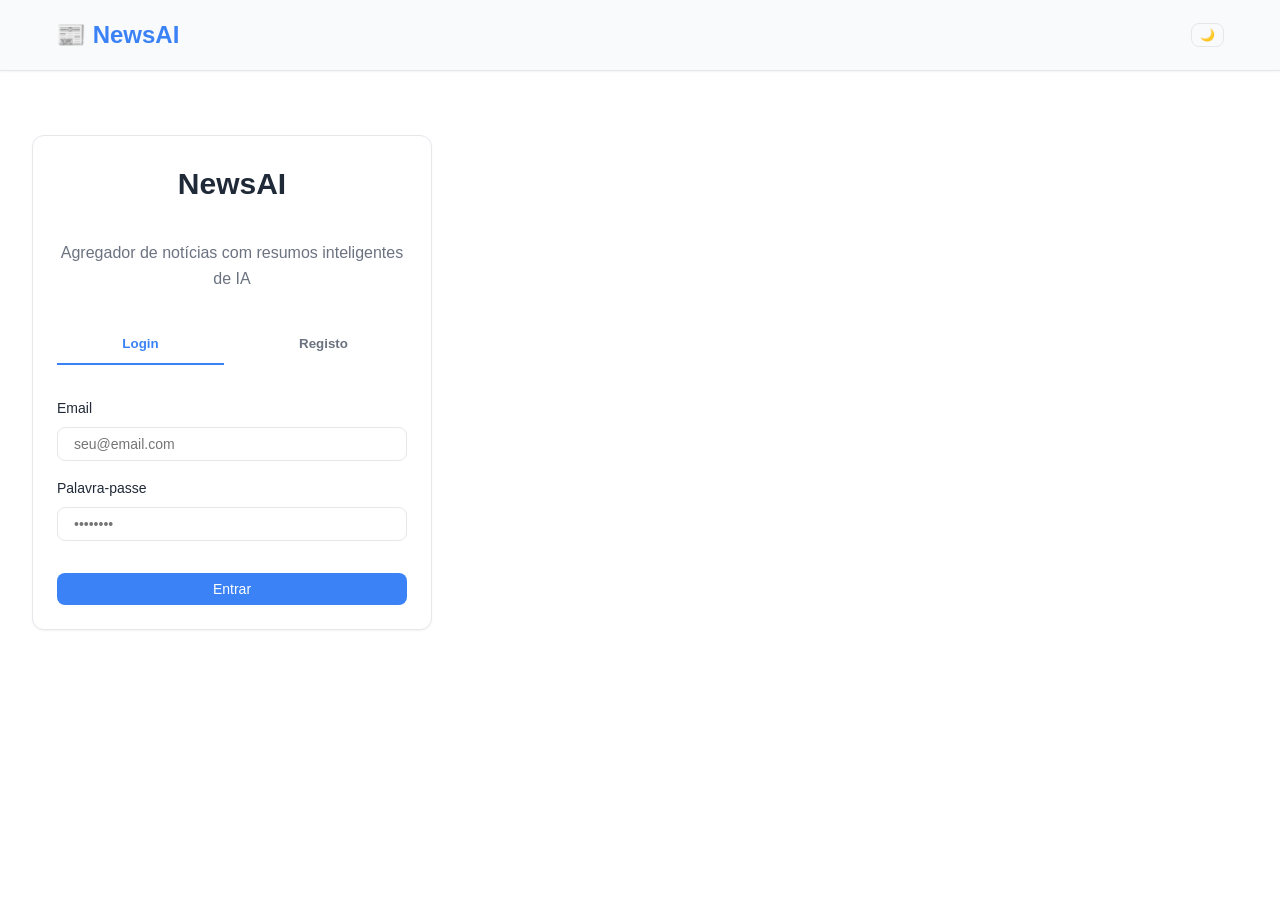
<file: public/index.html>
<!DOCTYPE html>
<html lang="pt-PT">
<head>
  <meta charset="UTF-8">
  <meta name="viewport" content="width=device-width, initial-scale=1.0">
  <meta name="description" content="Agregador de notícias com resumos inteligentes de IA">
  <title>NewsAI - Agregador de Notícias</title>
  <link rel="stylesheet" href="css/styles.css">
</head>
<body>
  <header>
    <div class="container">
      <div class="header-logo">
        📰 NewsAI
      </div>
      <div class="header-actions">
        <button id="theme-toggle" class="btn btn-secondary btn-small" title="Alternar tema">🌙</button>
      </div>
    </div>
  </header>

  <main>
    <div class="content">
      <div class="auth-container">
        <div class="card" style="max-width: 400px; margin: 2rem auto;">
          <h1 style="text-align: center; margin-bottom: 2rem; font-size: 1.875rem;">NewsAI</h1>
          <p style="text-align: center; color: var(--color-text-muted); margin-bottom: 2rem;">
            Agregador de notícias com resumos inteligentes de IA
          </p>

          <div id="auth-tabs" style="display: flex; gap: 1rem; margin-bottom: 2rem;">
            <button class="tab-btn active" data-tab="login" style="flex: 1; padding: 0.75rem; border: none; background: transparent; color: var(--color-primary); font-weight: 600; border-bottom: 2px solid var(--color-primary); cursor: pointer;">
              Login
            </button>
            <button class="tab-btn" data-tab="signup" style="flex: 1; padding: 0.75rem; border: none; background: transparent; color: var(--color-text-muted); font-weight: 600; border-bottom: 2px solid transparent; cursor: pointer;">
              Registo
            </button>
          </div>

          <!-- Login Form -->
          <form id="login-form" style="display: block;">
            <div class="form-group">
              <label for="login-email">Email</label>
              <input type="email" id="login-email" name="email" required placeholder="seu@email.com">
            </div>

            <div class="form-group">
              <label for="login-password">Palavra-passe</label>
              <input type="password" id="login-password" name="password" required placeholder="••••••••">
            </div>

            <button type="submit" class="btn btn-primary" style="width: 100%; margin-top: 1rem;">
              Entrar
            </button>
          </form>

          <!-- Signup Form -->
          <form id="signup-form" style="display: none;">
            <div class="form-group">
              <label for="signup-name">Nome</label>
              <input type="text" id="signup-name" name="name" required placeholder="Seu nome">
            </div>

            <div class="form-group">
              <label for="signup-email">Email</label>
              <input type="email" id="signup-email" name="email" required placeholder="seu@email.com">
            </div>

            <div class="form-group">
              <label for="signup-password">Palavra-passe</label>
              <input type="password" id="signup-password" name="password" required placeholder="••••••••" minlength="6">
            </div>

            <div class="form-group">
              <label for="signup-password-confirm">Confirmar Palavra-passe</label>
              <input type="password" id="signup-password-confirm" name="password_confirm" required placeholder="••••••••" minlength="6">
            </div>

            <button type="submit" class="btn btn-primary" style="width: 100%; margin-top: 1rem;">
              Criar Conta
            </button>
          </form>

          <div id="auth-error" class="alert alert-error" style="display: none; margin-top: 1rem;"></div>
        </div>
      </div>
    </div>
  </main>

  <script type="module" src="js/auth.js"></script>
</body>
</html>
</file>
<file: public/css/styles.css>
/* ===========================
   Main Stylesheet
   =========================== */

:root {
  /* Colors */
  --color-primary: #3b82f6;
  --color-primary-dark: #1e40af;
  --color-accent: #8b5cf6;
  --color-success: #10b981;
  --color-warning: #f59e0b;
  --color-error: #ef4444;
  
  /* Neutrals */
  --color-bg: #ffffff;
  --color-bg-secondary: #f9fafb;
  --color-border: #e5e7eb;
  --color-text: #1f2937;
  --color-text-muted: #6b7280;
  --color-text-light: #9ca3af;
  
  /* Dark mode */
  --color-bg-dark: #1f2937;
  --color-bg-secondary-dark: #111827;
  --color-text-dark: #f3f4f6;
  --color-text-muted-dark: #d1d5db;
  
  /* Spacing */
  --spacing-xs: 0.25rem;
  --spacing-sm: 0.5rem;
  --spacing-md: 1rem;
  --spacing-lg: 1.5rem;
  --spacing-xl: 2rem;
  --spacing-2xl: 3rem;
  
  /* Border radius */
  --radius-sm: 0.375rem;
  --radius-md: 0.5rem;
  --radius-lg: 0.75rem;
  
  /* Shadows */
  --shadow-sm: 0 1px 2px 0 rgba(0, 0, 0, 0.05);
  --shadow-md: 0 4px 6px -1px rgba(0, 0, 0, 0.1);
  --shadow-lg: 0 10px 15px -3px rgba(0, 0, 0, 0.1);
  
  /* Transitions */
  --transition-fast: 150ms ease-in-out;
  --transition-normal: 300ms ease-in-out;
}

/* Dark mode */
body.dark-mode {
  --color-bg: var(--color-bg-dark);
  --color-bg-secondary: var(--color-bg-secondary-dark);
  --color-text: var(--color-text-dark);
  --color-text-muted: var(--color-text-muted-dark);
  --color-border: #374151;
}

/* ===========================
   Reset & Base Styles
   =========================== */

* {
  margin: 0;
  padding: 0;
  box-sizing: border-box;
}

html {
  scroll-behavior: smooth;
}

body {
  font-family: -apple-system, BlinkMacSystemFont, 'Segoe UI', Roboto, Oxygen, Ubuntu, Cantarell, sans-serif;
  background-color: var(--color-bg);
  color: var(--color-text);
  line-height: 1.6;
  transition: background-color var(--transition-normal), color var(--transition-normal);
}

button {
  font-family: inherit;
  cursor: pointer;
}

input, textarea, select {
  font-family: inherit;
}

/* ===========================
   Layout Components
   =========================== */

.container {
  max-width: 1200px;
  margin: 0 auto;
  padding: 0 var(--spacing-md);
}

/* Header */
header {
  background-color: var(--color-bg-secondary);
  border-bottom: 1px solid var(--color-border);
  padding: var(--spacing-md) 0;
  position: sticky;
  top: 0;
  z-index: 100;
  box-shadow: var(--shadow-sm);
}

header .container {
  display: flex;
  justify-content: space-between;
  align-items: center;
  gap: var(--spacing-md);
}

.header-logo {
  font-size: 1.5rem;
  font-weight: 700;
  color: var(--color-primary);
  text-decoration: none;
  display: flex;
  align-items: center;
  gap: var(--spacing-sm);
}

.header-actions {
  display: flex;
  align-items: center;
  gap: var(--spacing-md);
}

.user-menu {
  display: flex;
  align-items: center;
  gap: var(--spacing-md);
}

.user-name {
  font-size: 0.875rem;
  color: var(--color-text-muted);
}

/* Main Layout */
body {
  display: grid;
  grid-template-rows: auto 1fr;
  min-height: 100vh;
}

main {
  display: grid;
  grid-template-columns: auto 1fr;
  min-height: 100%;
}

/* Sidebar */
.sidebar {
  width: 250px;
  background-color: var(--color-bg-secondary);
  border-right: 1px solid var(--color-border);
  padding: var(--spacing-lg) 0;
  overflow-y: auto;
  position: sticky;
  top: 60px;
  height: calc(100vh - 60px);
}

.sidebar nav ul {
  list-style: none;
}

.sidebar nav a {
  display: block;
  padding: var(--spacing-md) var(--spacing-lg);
  color: var(--color-text);
  text-decoration: none;
  transition: background-color var(--transition-fast), color var(--transition-fast);
  border-left: 3px solid transparent;
}

.sidebar nav a:hover,
.sidebar nav a.active {
  background-color: var(--color-bg);
  color: var(--color-primary);
  border-left-color: var(--color-primary);
}

/* Content Area */
.content {
  padding: var(--spacing-xl);
  overflow-y: auto;
  flex: 1;
}

/* ===========================
   Common Components
   =========================== */

/* Buttons */
.btn {
  display: inline-flex;
  align-items: center;
  justify-content: center;
  gap: var(--spacing-sm);
  padding: var(--spacing-sm) var(--spacing-md);
  border: none;
  border-radius: var(--radius-md);
  font-size: 0.875rem;
  font-weight: 500;
  transition: all var(--transition-fast);
  text-decoration: none;
  cursor: pointer;
}

.btn-primary {
  background-color: var(--color-primary);
  color: white;
}

.btn-primary:hover {
  background-color: var(--color-primary-dark);
  box-shadow: var(--shadow-md);
}

.btn-secondary {
  background-color: var(--color-bg-secondary);
  color: var(--color-text);
  border: 1px solid var(--color-border);
}

.btn-secondary:hover {
  background-color: var(--color-border);
}

.btn-accent {
  background-color: var(--color-accent);
  color: white;
}

.btn-accent:hover {
  background-color: #7c3aed;
  box-shadow: var(--shadow-md);
}

.btn-small {
  padding: var(--spacing-xs) var(--spacing-sm);
  font-size: 0.75rem;
}

.btn-loading {
  opacity: 0.7;
  pointer-events: none;
}

/* Cards */
.card {
  background-color: var(--color-bg);
  border: 1px solid var(--color-border);
  border-radius: var(--radius-lg);
  padding: var(--spacing-lg);
  box-shadow: var(--shadow-sm);
  transition: box-shadow var(--transition-fast), transform var(--transition-fast);
}

.card:hover {
  box-shadow: var(--shadow-md);
}

/* Forms */
.form-group {
  display: flex;
  flex-direction: column;
  gap: var(--spacing-sm);
  margin-bottom: var(--spacing-md);
}

label {
  font-size: 0.875rem;
  font-weight: 500;
  color: var(--color-text);
}

input[type="text"],
input[type="email"],
input[type="password"],
input[type="search"],
textarea,
select {
  padding: var(--spacing-sm) var(--spacing-md);
  border: 1px solid var(--color-border);
  border-radius: var(--radius-md);
  background-color: var(--color-bg);
  color: var(--color-text);
  font-size: 0.875rem;
  transition: border-color var(--transition-fast);
}

input:focus,
textarea:focus,
select:focus {
  outline: none;
  border-color: var(--color-primary);
  box-shadow: 0 0 0 3px rgba(59, 130, 246, 0.1);
}

/* ===========================
   Loading & Spinners
   =========================== */

.spinner {
  display: inline-block;
  width: 1rem;
  height: 1rem;
  border: 2px solid var(--color-border);
  border-top-color: var(--color-primary);
  border-radius: 50%;
  animation: spin 0.6s linear infinite;
}

@keyframes spin {
  to { transform: rotate(360deg); }
}

/* ===========================
   Modals
   =========================== */

.modal {
  display: none;
  position: fixed;
  top: 0;
  left: 0;
  width: 100%;
  height: 100%;
  background-color: rgba(0, 0, 0, 0.5);
  z-index: 1000;
  justify-content: center;
  align-items: center;
}

.modal.active {
  display: flex;
}

.modal-content {
  background-color: var(--color-bg);
  border-radius: var(--radius-lg);
  box-shadow: var(--shadow-lg);
  max-width: 600px;
  width: 90%;
  max-height: 80vh;
  overflow-y: auto;
  padding: var(--spacing-xl);
  animation: slideUp var(--transition-normal);
}

@keyframes slideUp {
  from {
    opacity: 0;
    transform: translateY(2rem);
  }
  to {
    opacity: 1;
    transform: translateY(0);
  }
}

.modal-header {
  display: flex;
  justify-content: space-between;
  align-items: center;
  margin-bottom: var(--spacing-lg);
  padding-bottom: var(--spacing-lg);
  border-bottom: 1px solid var(--color-border);
}

.modal-header h2 {
  font-size: 1.25rem;
  margin: 0;
}

.modal-close {
  background: none;
  border: none;
  font-size: 1.5rem;
  cursor: pointer;
  color: var(--color-text-muted);
  transition: color var(--transition-fast);
}

.modal-close:hover {
  color: var(--color-text);
}

/* ===========================
   Articles Grid
   =========================== */

.articles-grid {
  display: grid;
  grid-template-columns: repeat(auto-fill, minmax(300px, 1fr));
  gap: var(--spacing-lg);
}

.article-card {
  background-color: var(--color-bg);
  border: 1px solid var(--color-border);
  border-radius: var(--radius-lg);
  overflow: hidden;
  transition: box-shadow var(--transition-fast), transform var(--transition-fast);
  display: flex;
  flex-direction: column;
}

.article-card:hover {
  box-shadow: var(--shadow-md);
  transform: translateY(-2px);
}

.article-image {
  width: 100%;
  height: 200px;
  object-fit: cover;
  background-color: var(--color-bg-secondary);
}

.article-content {
  padding: var(--spacing-lg);
  flex: 1;
  display: flex;
  flex-direction: column;
}

.article-source {
  font-size: 0.75rem;
  color: var(--color-text-muted);
  text-transform: uppercase;
  font-weight: 600;
  margin-bottom: var(--spacing-sm);
}

.article-title {
  font-size: 1rem;
  font-weight: 600;
  color: var(--color-text);
  margin-bottom: var(--spacing-sm);
  line-height: 1.4;
  display: -webkit-box;
  -webkit-line-clamp: 2;
  -webkit-box-orient: vertical;
  overflow: hidden;
}

.article-description {
  font-size: 0.875rem;
  color: var(--color-text-muted);
  line-height: 1.5;
  margin-bottom: var(--spacing-md);
  flex: 1;
  display: -webkit-box;
  -webkit-line-clamp: 2;
  -webkit-box-orient: vertical;
  overflow: hidden;
}

.article-meta {
  display: flex;
  justify-content: space-between;
  align-items: center;
  font-size: 0.75rem;
  color: var(--color-text-muted);
  margin-bottom: var(--spacing-md);
  padding-bottom: var(--spacing-md);
  border-bottom: 1px solid var(--color-border);
}

.article-actions {
  display: flex;
  flex-direction: column;
  gap: var(--spacing-sm);
}

.article-actions-primary {
  display: flex;
  gap: var(--spacing-sm);
}

.article-actions-primary .btn {
  flex: 1;
}

.btn-read-original {
  background-color: var(--color-primary);
  color: white;
}

.btn-read-original:hover {
  background-color: var(--color-primary-dark);
}

.btn-summarize {
  background-color: var(--color-accent);
  color: white;
}

.btn-summarize:hover {
  background-color: #7c3aed;
}

.btn-save {
  background-color: var(--color-bg-secondary);
  color: var(--color-text);
  border: 1px solid var(--color-border);
  width: 100%;
}

.btn-save:hover {
  background-color: var(--color-border);
}

.btn-save.saved {
  background-color: var(--color-success);
  color: white;
  border-color: var(--color-success);
}

/* ===========================
   Filters & Search
   =========================== */

.filters {
  display: flex;
  flex-direction: column;
  gap: var(--spacing-md);
  margin-bottom: var(--spacing-xl);
  background-color: var(--color-bg-secondary);
  padding: var(--spacing-lg);
  border-radius: var(--radius-lg);
}

.filter-row {
  display: flex;
  gap: var(--spacing-md);
  flex-wrap: wrap;
}

.filter-group {
  flex: 1;
  min-width: 150px;
}

.category-buttons {
  display: flex;
  flex-wrap: wrap;
  gap: var(--spacing-sm);
}

.category-btn {
  padding: var(--spacing-sm) var(--spacing-md);
  border: 1px solid var(--color-border);
  background-color: var(--color-bg);
  color: var(--color-text);
  border-radius: var(--radius-md);
  cursor: pointer;
  transition: all var(--transition-fast);
  font-size: 0.875rem;
}

.category-btn:hover,
.category-btn.active {
  background-color: var(--color-primary);
  color: white;
  border-color: var(--color-primary);
}

/* ===========================
   Alerts & Notifications
   =========================== */

.alert {
  padding: var(--spacing-md) var(--spacing-lg);
  border-radius: var(--radius-md);
  margin-bottom: var(--spacing-md);
  font-size: 0.875rem;
}

.alert-error {
  background-color: #fee2e2;
  color: #991b1b;
  border: 1px solid #fecaca;
}

.alert-success {
  background-color: #dcfce7;
  color: #166534;
  border: 1px solid #86efac;
}

.alert-info {
  background-color: #dbeafe;
  color: #0c4a6e;
  border: 1px solid #7dd3fc;
}

/* ===========================
   Empty State
   =========================== */

.empty-state {
  text-align: center;
  padding: var(--spacing-2xl);
}

.empty-state-icon {
  font-size: 3rem;
  margin-bottom: var(--spacing-md);
}

.empty-state h3 {
  font-size: 1.125rem;
  margin-bottom: var(--spacing-sm);
}

.empty-state p {
  color: var(--color-text-muted);
}

/* ===========================
   Pagination
   =========================== */

.pagination {
  display: flex;
  justify-content: center;
  align-items: center;
  gap: var(--spacing-md);
  margin-top: var(--spacing-xl);
}

.pagination button {
  padding: var(--spacing-sm) var(--spacing-md);
  border: 1px solid var(--color-border);
  background-color: var(--color-bg);
  color: var(--color-text);
  border-radius: var(--radius-md);
  cursor: pointer;
  transition: all var(--transition-fast);
}

.pagination button:hover:not(:disabled) {
  background-color: var(--color-primary);
  color: white;
  border-color: var(--color-primary);
}

.pagination button:disabled {
  opacity: 0.5;
  cursor: not-allowed;
}

.pagination-info {
  font-size: 0.875rem;
  color: var(--color-text-muted);
}

/* ===========================
   Responsive Design
   =========================== */

@media (max-width: 768px) {
  main {
    grid-template-columns: 1fr;
  }

  .sidebar {
    display: none;
    position: fixed;
    left: 0;
    top: 60px;
    width: 100%;
    height: calc(100% - 60px);
    z-index: 50;
  }

  .sidebar.open {
    display: block;
  }

  .articles-grid {
    grid-template-columns: 1fr;
  }

  .filter-row {
    flex-direction: column;
  }

  .filter-group {
    min-width: unset;
  }

  .header-actions {
    flex-direction: column;
    gap: var(--spacing-sm);
  }

  .article-actions {
    flex-direction: column;
  }

  .article-actions-primary {
    flex-direction: column;
  }

  .article-actions-primary .btn {
    width: 100%;
  }

  .modal-content {
    width: 95%;
    max-height: 90vh;
  }
}

@media (max-width: 480px) {
  .container {
    padding: 0 var(--spacing-sm);
  }

  header .container {
    gap: var(--spacing-sm);
  }

  .header-logo {
    font-size: 1.25rem;
  }

  .content {
    padding: var(--spacing-md);
  }

  .article-card {
    border-radius: var(--radius-md);
  }

  .article-content {
    padding: var(--spacing-md);
  }

  .modal-content {
    padding: var(--spacing-lg);
  }
}
</file>
